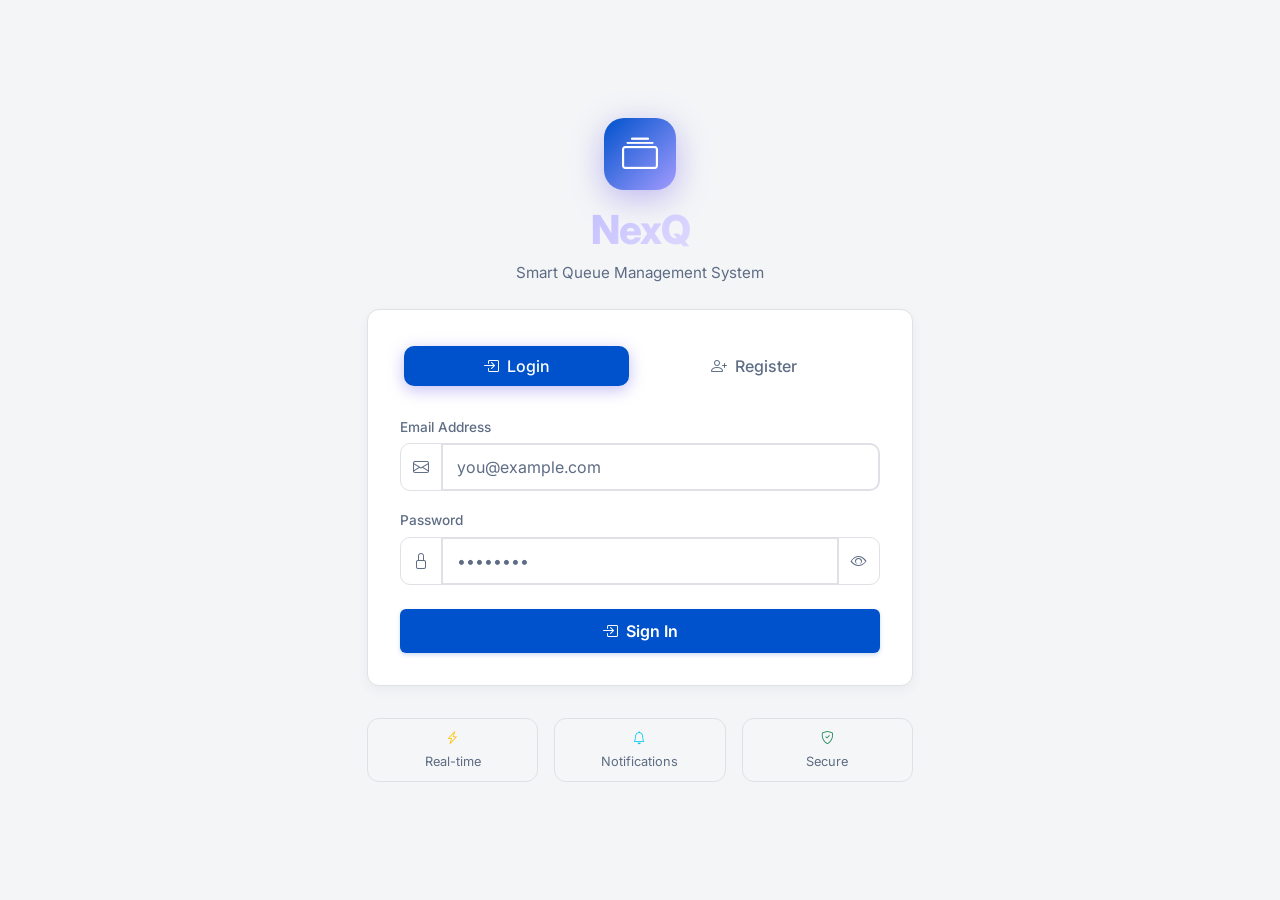
<file: src/main/resources/static/index.html>
<!DOCTYPE html>
<html lang="en">
<head>
    <meta charset="UTF-8">
    <meta name="viewport" content="width=device-width, initial-scale=1.0">
    <title>NexQ — Smart Queue Management</title>
    <meta name="description" content="NexQ is an enterprise queue management system. Join queues, track your token, and get notified when it's your turn.">
    <link href="https://cdn.jsdelivr.net/npm/bootstrap@5.3.3/dist/css/bootstrap.min.css" rel="stylesheet">
    <link href="https://fonts.googleapis.com/css2?family=Inter:wght@300;400;500;600;700;800&display=swap" rel="stylesheet">
    <link href="https://cdn.jsdelivr.net/npm/bootstrap-icons@1.11.3/font/bootstrap-icons.min.css" rel="stylesheet">
    <link href="css/style.css" rel="stylesheet">
</head>
<body class="auth-page">

<div class="auth-bg">
    <div class="auth-particles"></div>
    <div class="container">
        <div class="row min-vh-100 align-items-center justify-content-center">
            <div class="col-12 col-md-10 col-lg-8 col-xl-6">
                <!-- Logo -->
                <div class="text-center mb-4">
                    <div class="brand-logo mx-auto mb-3">
                        <i class="bi bi-collection"></i>
                    </div>
                    <h1 class="brand-title">NexQ</h1>
                    <p class="brand-subtitle">Smart Queue Management System</p>
                </div>

                <!-- Auth Card -->
                <div class="glass-card auth-card">
                    <!-- Tabs -->
                    <ul class="nav nav-pills auth-tabs mb-4" id="authTabs">
                        <li class="nav-item flex-fill">
                            <button class="nav-link active w-100" id="loginTab" onclick="showTab('login')">
                                <i class="bi bi-box-arrow-in-right me-2"></i>Login
                            </button>
                        </li>
                        <li class="nav-item flex-fill">
                            <button class="nav-link w-100" id="registerTab" onclick="showTab('register')">
                                <i class="bi bi-person-plus me-2"></i>Register
                            </button>
                        </li>
                    </ul>

                    <!-- Alert -->
                    <div id="authAlert" class="alert d-none" role="alert"></div>

                    <!-- Login Form -->
                    <form id="loginForm" onsubmit="handleLogin(event)">
                        <div class="mb-3">
                            <label class="form-label">Email Address</label>
                            <div class="input-group">
                                <span class="input-group-text"><i class="bi bi-envelope"></i></span>
                                <input type="email" class="form-control" id="loginEmail"
                                       placeholder="you@example.com" required>
                            </div>
                        </div>
                        <div class="mb-4">
                            <label class="form-label">Password</label>
                            <div class="input-group">
                                <span class="input-group-text"><i class="bi bi-lock"></i></span>
                                <input type="password" class="form-control" id="loginPassword"
                                       placeholder="••••••••" required>
                                <button type="button" class="input-group-text" onclick="togglePassword('loginPassword')">
                                    <i class="bi bi-eye" id="loginPasswordIcon"></i>
                                </button>
                            </div>
                        </div>
                        <button type="submit" class="btn btn-primary-nexq w-100" id="loginBtn">
                            <span class="btn-text"><i class="bi bi-box-arrow-in-right me-2"></i>Sign In</span>
                            <span class="spinner-border spinner-border-sm d-none" id="loginSpinner"></span>
                        </button>
                    </form>

                    <!-- Register Form -->
                    <form id="registerForm" class="d-none" onsubmit="handleRegister(event)">
                        <div class="mb-3">
                            <label class="form-label">Full Name</label>
                            <div class="input-group">
                                <span class="input-group-text"><i class="bi bi-person"></i></span>
                                <input type="text" class="form-control" id="regName"
                                       placeholder="John Doe" required>
                            </div>
                        </div>
                        <div class="mb-3">
                            <label class="form-label">Email Address</label>
                            <div class="input-group">
                                <span class="input-group-text"><i class="bi bi-envelope"></i></span>
                                <input type="email" class="form-control" id="regEmail"
                                       placeholder="you@example.com" required>
                            </div>
                        </div>
                        <div class="mb-3">
                            <label class="form-label">Password</label>
                            <div class="input-group">
                                <span class="input-group-text"><i class="bi bi-lock"></i></span>
                                <input type="password" class="form-control" id="regPassword"
                                       placeholder="Min 6 characters" required minlength="6">
                                <button type="button" class="input-group-text" onclick="togglePassword('regPassword')">
                                    <i class="bi bi-eye" id="regPasswordIcon"></i>
                                </button>
                            </div>
                        </div>
                        <div class="mb-4">
                            <label class="form-label">Account Type</label>
                            <select class="form-select" id="regRole">
                                <option value="USER">User (Join Queues)</option>
                                <option value="STAFF">Staff (Manage Queues)</option>
                                <option value="ADMIN">Admin (Full Access)</option>
                            </select>
                        </div>
                        <button type="submit" class="btn btn-primary-nexq w-100" id="registerBtn">
                            <span class="btn-text"><i class="bi bi-person-plus me-2"></i>Create Account</span>
                            <span class="spinner-border spinner-border-sm d-none" id="registerSpinner"></span>
                        </button>
                    </form>
                </div>

                <!-- Features -->
                <div class="row g-3 mt-3">
                    <div class="col-4">
                        <div class="feature-pill">
                            <i class="bi bi-lightning-charge text-warning"></i>
                            <span>Real-time</span>
                        </div>
                    </div>
                    <div class="col-4">
                        <div class="feature-pill">
                            <i class="bi bi-bell text-info"></i>
                            <span>Notifications</span>
                        </div>
                    </div>
                    <div class="col-4">
                        <div class="feature-pill">
                            <i class="bi bi-shield-check text-success"></i>
                            <span>Secure</span>
                        </div>
                    </div>
                </div>
            </div>
        </div>
    </div>
</div>

<script src="https://cdn.jsdelivr.net/npm/bootstrap@5.3.3/dist/js/bootstrap.bundle.min.js"></script>
<script src="js/app.js"></script>
<script>
    // Redirect if already logged in
    if (localStorage.getItem('nexq_token')) {
        redirectByRole(localStorage.getItem('nexq_role'));
    }

    function showTab(tab) {
        document.getElementById('loginForm').classList.toggle('d-none', tab !== 'login');
        document.getElementById('registerForm').classList.toggle('d-none', tab !== 'register');
        document.getElementById('loginTab').classList.toggle('active', tab === 'login');
        document.getElementById('registerTab').classList.toggle('active', tab === 'register');
        hideAlert();
    }

    async function handleLogin(e) {
        e.preventDefault();
        setLoading('loginBtn', 'loginSpinner', true);
        hideAlert();
        try {
            const data = await apiPost('/api/auth/login', {
                email: document.getElementById('loginEmail').value,
                password: document.getElementById('loginPassword').value
            });
            localStorage.setItem('nexq_token', data.token);
            localStorage.setItem('nexq_role', data.role);
            localStorage.setItem('nexq_user', JSON.stringify(data));
            showAlert('Login successful! Redirecting...', 'success');
            setTimeout(() => redirectByRole(data.role), 800);
        } catch (err) {
            showAlert(err.message || 'Invalid credentials', 'danger');
        } finally {
            setLoading('loginBtn', 'loginSpinner', false);
        }
    }

    async function handleRegister(e) {
        e.preventDefault();
        setLoading('registerBtn', 'registerSpinner', true);
        hideAlert();
        try {
            await apiPost('/api/auth/register', {
                name: document.getElementById('regName').value,
                email: document.getElementById('regEmail').value,
                password: document.getElementById('regPassword').value,
                role: document.getElementById('regRole').value
            });
            showAlert('Account created! Please sign in.', 'success');
            setTimeout(() => showTab('login'), 1500);
        } catch (err) {
            showAlert(err.message || 'Registration failed', 'danger');
        } finally {
            setLoading('registerBtn', 'registerSpinner', false);
        }
    }

    function redirectByRole(role) {
        const routes = { ADMIN: 'admin-dashboard.html', STAFF: 'staff-dashboard.html', USER: 'user-dashboard.html' };
        window.location.href = routes[role] || 'user-dashboard.html';
    }

    function togglePassword(id) {
        const input = document.getElementById(id);
        const icon = document.getElementById(id + 'Icon');
        if (input.type === 'password') {
            input.type = 'text'; icon.className = 'bi bi-eye-slash';
        } else {
            input.type = 'password'; icon.className = 'bi bi-eye';
        }
    }
</script>
</body>
</html>
</file>
<file: src/main/resources/static/css/style.css>
/* ============================================================
   NexQ — Global Stylesheet
   Bootstrap 5 Extension + Custom Design System
   ============================================================ */

:root {
    /* Professional Enterprise Theme */
    --nexq-purple: #0052cc; /* Keeping variable name to avoid refactoring HTML, but it's blue now */
    --nexq-purple-dark: #0747a6;
    --nexq-purple-light: rgba(0, 82, 204, 0.1);
    --nexq-bg: #f4f5f7; /* Light gray background */
    --nexq-bg-2: #ffffff; /* White cards */
    --nexq-bg-3: #ebecf0;
    --nexq-border: #dfe1e6;
    --nexq-text: #172b4d; /* Dark text */
    --nexq-text-muted: #5e6c84;
    --nexq-success: #00875a;
    --nexq-warning: #ff991f;
    --nexq-danger: #de350b;
    --nexq-info: #0065ff;
    --font: 'Inter', sans-serif;
}

* { box-sizing: border-box; }

body {
    font-family: var(--font);
    background: var(--nexq-bg);
    color: var(--nexq-text);
    min-height: 100vh;
}

/* ─── AUTH PAGE ──────────────────────────────────────────────── */
.auth-page { background: var(--nexq-bg); }

.auth-bg {
    min-height: 100vh;
    background: var(--nexq-bg);
    position: relative;
    overflow: hidden;
}

/* Removed dramatic gradient bubbles to look more professional */

/* ─── BRAND ──────────────────────────────────────────────────── */
.brand-logo {
    width: 72px; height: 72px;
    background: linear-gradient(135deg, var(--nexq-purple), #a29bfe);
    border-radius: 20px;
    display: flex; align-items: center; justify-content: center;
    font-size: 36px; color: white;
    box-shadow: 0 8px 32px rgba(108,92,231,0.4);
}

.brand-logo-sm {
    width: 36px; height: 36px;
    background: linear-gradient(135deg, var(--nexq-purple), #a29bfe);
    border-radius: 10px;
    display: inline-flex; align-items: center; justify-content: center;
    font-size: 18px; color: white;
    margin-right: 8px;
}

.brand-title {
    font-size: 2.5rem; font-weight: 800;
    background: linear-gradient(135deg, #a29bfe, #ffffff);
    -webkit-background-clip: text; -webkit-text-fill-color: transparent;
    background-clip: text; letter-spacing: -1px;
}

.brand-subtitle { color: var(--nexq-text-muted); font-size: 0.95rem; }

/* ─── STANDARD CARD (Formerly Glass Card) ─────────────────────── */
.glass-card {
    background: var(--nexq-bg-2);
    border: 1px solid var(--nexq-border);
    border-radius: 12px;
    padding: 32px;
    box-shadow: 0 4px 12px rgba(9, 30, 66, 0.05);
}

/* ─── AUTH TABS ──────────────────────────────────────────────── */
.auth-tabs {
    background: rgba(255,255,255,0.05);
    border-radius: 12px;
    padding: 4px;
    gap: 4px;
}

.auth-tabs .nav-link {
    color: var(--nexq-text-muted);
    border-radius: 10px;
    font-weight: 500;
    transition: all 0.2s;
    border: none;
}

.auth-tabs .nav-link.active {
    background: var(--nexq-purple);
    color: white;
    box-shadow: 0 4px 16px rgba(108,92,231,0.4);
}

/* ─── FORM CONTROLS ──────────────────────────────────────────── */
.form-control, .form-select {
    background: #ffffff;
    border: 2px solid var(--nexq-border);
    color: var(--nexq-text);
    border-radius: 6px;
    padding: 10px 14px;
    transition: all 0.2s;
}

.form-control:focus, .form-select:focus {
    background: #ffffff;
    border-color: var(--nexq-purple);
    color: var(--nexq-text);
    box-shadow: none;
    outline: none;
}

.form-control::placeholder { color: var(--nexq-text-muted); }
.form-label { color: var(--nexq-text-muted); font-size: 0.85rem; font-weight: 500; margin-bottom: 6px; }

.input-group-text {
    background: rgba(255,255,255,0.06);
    border: 1px solid var(--nexq-border);
    color: var(--nexq-text-muted);
    border-radius: 10px 0 0 10px;
}

.input-group .form-control { border-radius: 0; }
.input-group .form-control:last-child { border-radius: 0 10px 10px 0; }
.input-group .input-group-text:last-child { border-radius: 0 10px 10px 0; cursor: pointer; }
.input-group .input-group-text:last-child:hover { color: var(--nexq-purple); }

/* ─── BUTTONS ────────────────────────────────────────────────── */
.btn-primary-nexq {
    background: var(--nexq-purple);
    color: white; border: none;
    border-radius: 6px; font-weight: 600;
    padding: 10px 16px;
    transition: all 0.2s;
    box-shadow: 0 2px 4px rgba(0, 82, 204, 0.2);
}

.btn-primary-nexq:hover {
    transform: translateY(-1px);
    box-shadow: 0 4px 8px rgba(0, 82, 204, 0.3);
    color: white;
    background: var(--nexq-purple-dark);
}

.btn-success-nexq {
    background: var(--nexq-success);
    color: white; border: none; border-radius: 6px;
    font-weight: 600; padding: 10px 16px;
    transition: all 0.2s;
    box-shadow: 0 2px 4px rgba(0, 135, 90, 0.2);
}

.btn-success-nexq:hover { transform: translateY(-1px); color: white; box-shadow: 0 4px 8px rgba(0, 135, 90, 0.3); background: #006b47; }

.btn-outline-nexq {
    border: 1px solid var(--nexq-border);
    color: var(--nexq-text);
    border-radius: 6px; font-weight: 500; padding: 8px 16px;
    transition: all 0.2s; background: #ffffff;
    box-shadow: 0 1px 2px rgba(9, 30, 66, 0.05);
}

.btn-outline-nexq:hover { background: #f4f5f7; color: var(--nexq-text); }

.btn-xs { padding: 4px 10px; font-size: 0.75rem; border-radius: 6px; }

/* ─── FEATURE PILLS ──────────────────────────────────────────── */
.feature-pill {
    background: rgba(255,255,255,0.05);
    border: 1px solid var(--nexq-border);
    border-radius: 12px; padding: 10px;
    text-align: center; display: flex;
    flex-direction: column; align-items: center; gap: 4px;
    font-size: 0.8rem; color: var(--nexq-text-muted);
}

/* ─── NAVBAR ─────────────────────────────────────────────────── */
.nexq-navbar {
    background: #ffffff;
    border-bottom: 1px solid var(--nexq-border);
    padding: 12px 0;
    position: sticky; top: 0; z-index: 1000;
    box-shadow: 0 2px 4px rgba(9, 30, 66, 0.05);
}

.nexq-navbar .navbar-brand {
    font-weight: 700; font-size: 1.4rem; color: var(--nexq-text);
    display: flex; align-items: center;
}

.role-badge {
    background: var(--nexq-purple-light);
    border: 1px solid var(--nexq-purple);
    color: var(--nexq-purple);
    font-size: 0.7rem; padding: 4px 10px;
    border-radius: 20px;
}

.role-badge.staff { border-color: var(--nexq-success); color: var(--nexq-success); background: rgba(0,184,148,0.1); }
.role-badge.admin { border-color: var(--nexq-warning); color: var(--nexq-warning); background: rgba(253,203,110,0.1); }

/* ─── DASHBOARD PAGE ─────────────────────────────────────────── */
.dashboard-page { background: var(--nexq-bg); }

.welcome-banner {
    background: #ffffff;
    border: 1px solid var(--nexq-border);
    border-radius: 8px; padding: 24px;
    display: flex; justify-content: space-between; align-items: center;
    box-shadow: 0 2px 4px rgba(9, 30, 66, 0.05);
}

.staff-banner { border-left: 4px solid var(--nexq-success); }
.admin-banner { border-left: 4px solid var(--nexq-warning); }

.welcome-icon { font-size: 3rem; opacity: 0.3; }
.section-title { font-weight: 700; color: var(--nexq-text); font-size: 1rem; }

/* ─── QUEUE CARD ─────────────────────────────────────────────── */
.queue-card {
    background: var(--nexq-bg-2);
    border: 1px solid var(--nexq-border);
    border-radius: 16px; padding: 20px;
    transition: all 0.3s; cursor: default;
    height: 100%;
}

.queue-card:hover {
    border-color: rgba(108,92,231,0.4);
    transform: translateY(-2px);
    box-shadow: 0 8px 30px rgba(108,92,231,0.15);
}

.queue-card-header { display: flex; justify-content: space-between; align-items: flex-start; margin-bottom: 10px; }
.queue-name { font-weight: 700; font-size: 1rem; margin: 0; }
.queue-location { font-size: 0.78rem; color: var(--nexq-text-muted); }
.queue-desc { font-size: 0.83rem; color: var(--nexq-text-muted); margin: 8px 0; line-height: 1.4; }

.queue-status-dot {
    width: 10px; height: 10px; border-radius: 50%;
    margin-top: 4px; flex-shrink: 0;
}
.queue-status-dot.active { background: var(--nexq-success); box-shadow: 0 0 8px rgba(0,184,148,0.6); animation: pulse 2s infinite; }
.queue-status-dot.inactive { background: var(--nexq-text-muted); }

@keyframes pulse {
    0%, 100% { opacity: 1; } 50% { opacity: 0.5; }
}

.queue-stats { display: flex; gap: 16px; padding: 12px 0; border-top: 1px solid var(--nexq-border); margin: 10px 0; }
.stat-item { text-align: center; }
.stat-value { display: block; font-size: 1.5rem; font-weight: 800; }
.stat-label { font-size: 0.7rem; color: var(--nexq-text-muted); text-transform: uppercase; letter-spacing: 0.5px; }
.queue-footer { display: flex; justify-content: space-between; align-items: center; }

/* ─── TOKEN CARD ─────────────────────────────────────────────── */
.token-card {
    background: var(--nexq-bg-2);
    border: 1px solid var(--nexq-border);
    border-radius: 16px; padding: 20px;
    text-align: center;
}

.token-card.waiting { border-color: rgba(253,203,110,0.4); }
.token-card.serving { border-color: rgba(0,184,148,0.4); background: rgba(0,184,148,0.05); }

.token-number { font-size: 3.5rem; font-weight: 900; color: var(--nexq-purple); line-height: 1; }
.token-number-sm { font-size: 2rem; font-weight: 900; }
.token-queue { font-size: 0.9rem; color: var(--nexq-text-muted); margin: 6px 0; }

.token-status-badge {
    display: inline-block; padding: 4px 14px; border-radius: 20px; font-size: 0.75rem; font-weight: 600;
}
.token-status-badge.waiting { background: rgba(253,203,110,0.2); color: var(--nexq-warning); border: 1px solid rgba(253,203,110,0.4); }
.token-status-badge.serving { background: rgba(0,184,148,0.2); color: var(--nexq-success); border: 1px solid rgba(0,184,148,0.4); }
.token-status-badge.completed { background: rgba(9,132,227,0.2); color: var(--nexq-info); border: 1px solid rgba(9,132,227,0.4); }
.token-status-badge.expired { background: rgba(214,48,49,0.2); color: var(--nexq-danger); border: 1px solid rgba(214,48,49,0.4); }
.token-status-badge.skipped { background: rgba(108,92,231,0.2); color: #a29bfe; border: 1px solid rgba(108,92,231,0.4); }

.token-info { display: flex; justify-content: center; gap: 20px; font-size: 0.82rem; color: var(--nexq-text-muted); }

/* ─── NEXQ TABLE ─────────────────────────────────────────────── */
.nexq-card { background: var(--nexq-bg-2); border: 1px solid var(--nexq-border); border-radius: 8px; box-shadow: 0 2px 4px rgba(9, 30, 66, 0.05); }
.nexq-table { color: var(--nexq-text); border-color: var(--nexq-border); margin-bottom: 0; }
.nexq-table thead th { background: #fafbfc; border-color: var(--nexq-border); color: var(--nexq-text-muted); font-size: 0.85rem; font-weight: 600; padding: 12px 16px; border-bottom: 2px solid var(--nexq-border); }
.nexq-table tbody td { border-color: var(--nexq-border); padding: 12px 16px; vertical-align: middle; }
.nexq-table tbody tr:hover { background: #f4f5f7; }

/* ─── STATUS BADGES ──────────────────────────────────────────── */
.status-badge-waiting { background: rgba(253,203,110,0.2); color: var(--nexq-warning); }
.status-badge-serving { background: rgba(0,184,148,0.2); color: var(--nexq-success); }
.status-badge-completed { background: rgba(9,132,227,0.2); color: var(--nexq-info); }
.status-badge-expired { background: rgba(214,48,49,0.2); color: var(--nexq-danger); }
.status-badge-skipped { background: rgba(108,92,231,0.2); color: #a29bfe; }

/* ─── MODAL ──────────────────────────────────────────────────── */
.nexq-modal {
    background: var(--nexq-bg-2);
    border: 1px solid var(--nexq-border);
    border-radius: 20px; color: var(--nexq-text);
}

.nexq-modal .modal-header { border-bottom: 1px solid var(--nexq-border); }
/* Removed invert on modal close button because modal background is now white */
.btn-close-white { filter: none; opacity: 0.5; }
.btn-close-white:hover { opacity: 0.8; }

/* ─── JOIN QUEUE ICON ─────────────────────────────────────────── */
.join-queue-icon {
    width: 80px; height: 80px;
    background: var(--nexq-purple-light);
    border-radius: 20px;
    display: flex; align-items: center; justify-content: center;
    font-size: 2rem; color: var(--nexq-purple);
}

/* ─── STAT MINI (STAFF) ──────────────────────────────────────── */
.stat-mini {
    border-radius: 12px; padding: 14px;
    text-align: center; display: flex; flex-direction: column; gap: 2px;
}
.stat-mini span { font-size: 2rem; font-weight: 800; }
.stat-mini small { font-size: 0.72rem; color: var(--nexq-text-muted); }
.stat-mini.waiting { background: rgba(253,203,110,0.1); border: 1px solid rgba(253,203,110,0.3); }
.stat-mini.waiting span { color: var(--nexq-warning); }
.stat-mini.serving { background: rgba(0,184,148,0.1); border: 1px solid rgba(0,184,148,0.3); }
.stat-mini.serving span { color: var(--nexq-success); }
.stat-mini.done { background: rgba(9,132,227,0.1); border: 1px solid rgba(9,132,227,0.3); }
.stat-mini.done span { color: var(--nexq-info); }

/* ─── SERVING TOKEN CARD (STAFF) ─────────────────────────────── */
.serving-token-card {
    background: rgba(0,184,148,0.05);
    border: 1px solid rgba(0,184,148,0.3);
    border-radius: 16px; padding: 20px;
}

/* ─── KPI CARDS (ADMIN) ──────────────────────────────────────── */
.kpi-card {
    border-radius: 16px; padding: 20px;
    display: flex; flex-direction: column; gap: 6px;
    border: 1px solid var(--nexq-border);
    position: relative; overflow: hidden;
    transition: transform 0.2s;
}

.kpi-card:hover { transform: translateY(-2px); }
.kpi-card.purple { background: rgba(108,92,231,0.1); border-color: rgba(108,92,231,0.3); }
.kpi-card.warning { background: rgba(253,203,110,0.1); border-color: rgba(253,203,110,0.3); }
.kpi-card.success { background: rgba(0,184,148,0.1); border-color: rgba(0,184,148,0.3); }
.kpi-card.info { background: rgba(9,132,227,0.1); border-color: rgba(9,132,227,0.3); }

.kpi-icon { font-size: 1.5rem; opacity: 0.5; margin-bottom: 4px; }
.kpi-value { font-size: 2.5rem; font-weight: 900; }
.kpi-label { font-size: 0.78rem; color: var(--nexq-text-muted); font-weight: 500; text-transform: uppercase; letter-spacing: 0.5px; }
.kpi-card.purple .kpi-value { color: var(--nexq-purple); }
.kpi-card.warning .kpi-value { color: var(--nexq-warning); }
.kpi-card.success .kpi-value { color: var(--nexq-success); }
.kpi-card.info .kpi-value { color: var(--nexq-info); }

/* ─── ALERTS ─────────────────────────────────────────────────── */
.alert { border-radius: 10px; border: none; font-size: 0.875rem; }
.alert-success { background: rgba(0,184,148,0.15); color: #00b894; }
.alert-danger { background: rgba(214,48,49,0.15); color: #ff7675; }
.alert-warning { background: rgba(253,203,110,0.15); color: #fdcb6e; }

/* ─── TEXT COLORS ────────────────────────────────────────────── */
.text-purple { color: var(--nexq-purple) !important; }
.fw-500 { font-weight: 500; }
.fw-600 { font-weight: 600; }

/* ─── SCROLLBAR ──────────────────────────────────────────────── */
::-webkit-scrollbar { width: 6px; }
::-webkit-scrollbar-track { background: var(--nexq-bg); }
::-webkit-scrollbar-thumb { background: var(--nexq-border); border-radius: 3px; }

/* ─── RESPONSIVE ─────────────────────────────────────────────── */
@media (max-width: 768px) {
    .welcome-banner { flex-direction: column; gap: 12px; text-align: center; }
    .welcome-icon { display: none; }
    .glass-card { padding: 20px; }
    .token-number { font-size: 2.5rem; }
}
</file>
